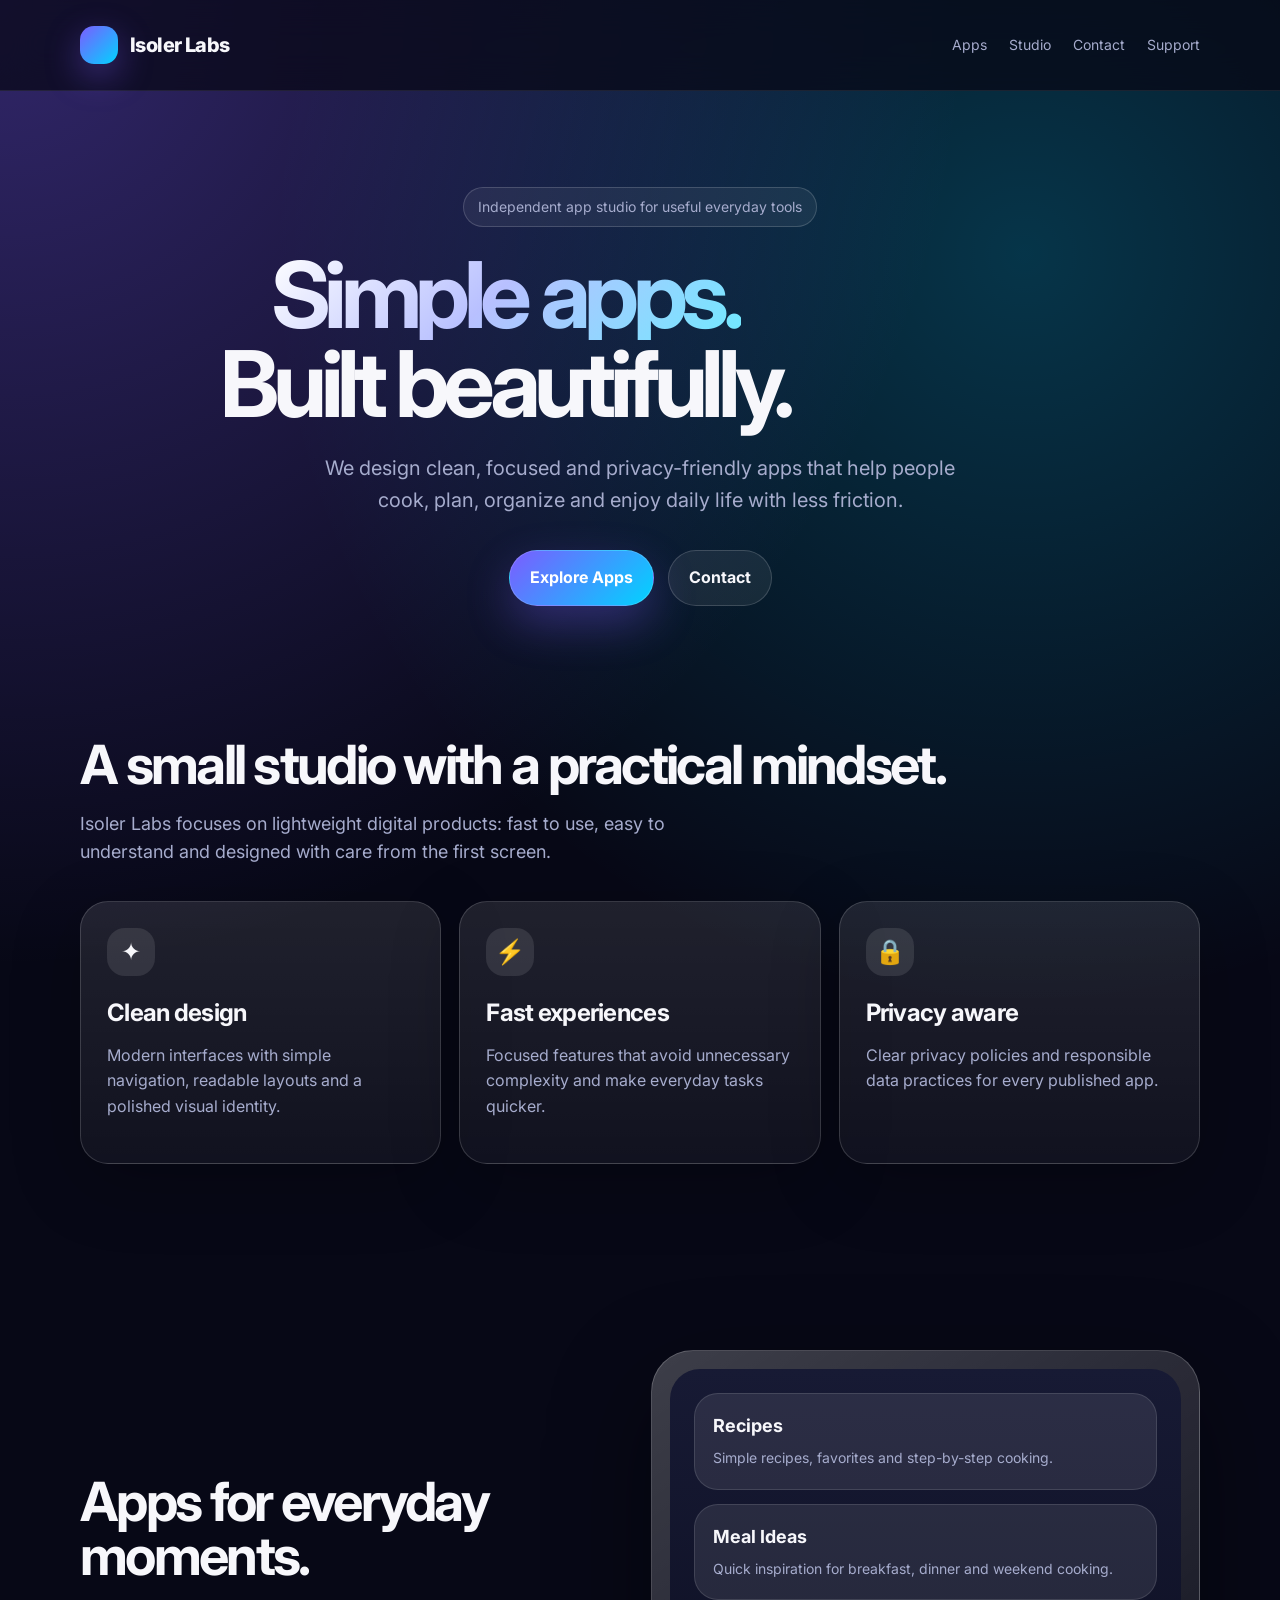
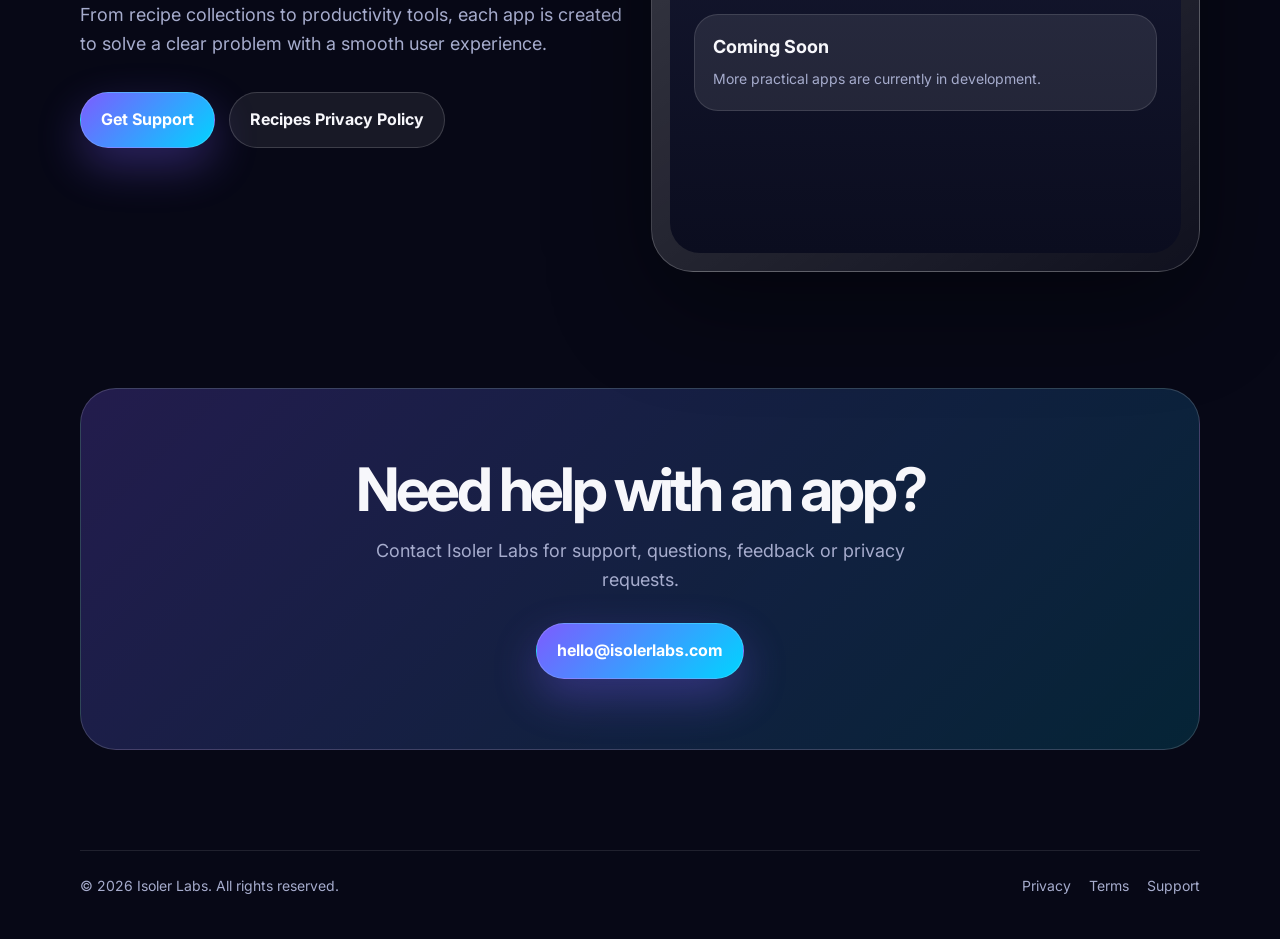
<file: index.html>
<!DOCTYPE html>
<html lang="en">
<head>
  <meta charset="UTF-8" />
  <meta name="viewport" content="width=device-width, initial-scale=1.0" />
  <title>Isoler Labs | Independent App Studio</title>
  <meta name="description" content="Isoler Labs creates simple, useful and beautifully designed apps for everyday life." />
  <link rel="icon" href="/favicon.svg" type="image/svg+xml" />
  <link rel="stylesheet" href="/style.css" />
  <link rel="preconnect" href="https://fonts.googleapis.com" />
  <link rel="preconnect" href="https://fonts.gstatic.com" crossorigin />
  <link href="https://fonts.googleapis.com/css2?family=Inter:wght@400;700;800&display=swap" rel="stylesheet" />
  <meta property="og:type" content="website" />
  <meta property="og:url" content="https://www.isolerlabs.com/" />
  <meta property="og:title" content="Isoler Labs | Independent App Studio" />
  <meta property="og:description" content="Isoler Labs creates simple, useful and beautifully designed apps for everyday life." />
  <style>
    .hero { padding: 96px 0 74px; text-align: center; }
    h1 { font-size: clamp(48px, 8vw, 92px); letter-spacing: -0.07em; }
    .hero p { max-width: 680px; margin: 0 auto 34px; color: var(--muted); font-size: 20px; }
    .actions { justify-content: center; }
    .icon { width: 48px; height: 48px; font-size: 24px; }
  </style>
</head>
<body>
  <header>
    <nav class="container">
      <a href="#" class="logo" aria-label="Isoler Labs home">
        <span class="logo-mark"></span>
        <span>Isoler Labs</span>
      </a>
      <button class="nav-toggle" aria-label="Toggle navigation" aria-expanded="false">
        <span></span><span></span><span></span>
      </button>
      <div class="nav-links">
        <a href="/apps.html">Apps</a>
        <a href="#studio">Studio</a>
        <a href="/contact.html">Contact</a>
        <a href="#support">Support</a>
      </div>
    </nav>
  </header>

  <main>
    <section class="hero container">
      <div class="badge">Independent app studio for useful everyday tools</div>
      <h1><span class="gradient-text">Simple apps.</span><br />Built beautifully.</h1>
      <p>We design clean, focused and privacy-friendly apps that help people cook, plan, organize and enjoy daily life with less friction.</p>
      <div class="actions">
        <a class="button primary" href="/apps.html">Explore Apps</a>
        <a class="button secondary" href="/contact.html">Contact</a>
      </div>
    </section>

    <section id="studio" class="section container">
      <h2 class="section-title">A small studio with a practical mindset.</h2>
      <p class="section-lead">Isoler Labs focuses on lightweight digital products: fast to use, easy to understand and designed with care from the first screen.</p>
      <div class="grid">
        <article class="card">
          <div class="icon">✦</div>
          <h3>Clean design</h3>
          <p>Modern interfaces with simple navigation, readable layouts and a polished visual identity.</p>
        </article>
        <article class="card">
          <div class="icon">⚡</div>
          <h3>Fast experiences</h3>
          <p>Focused features that avoid unnecessary complexity and make everyday tasks quicker.</p>
        </article>
        <article class="card">
          <div class="icon">🔒</div>
          <h3>Privacy aware</h3>
          <p>Clear privacy policies and responsible data practices for every published app.</p>
        </article>
      </div>
    </section>

    <section id="apps" class="section container showcase">
      <div>
        <h2 class="section-title">Apps for everyday moments.</h2>
        <p class="section-lead">From recipe collections to productivity tools, each app is created to solve a clear problem with a smooth user experience.</p>
        <div class="actions" style="justify-content:flex-start">
          <a class="button primary" href="/support.html">Get Support</a>
          <a class="button secondary" href="/apps/recipes/privacy.html">Recipes Privacy Policy</a>
        </div>
      </div>
      <div class="phone" aria-label="App preview mockup">
        <div class="phone-screen">
          <a class="app-card" href="/apps/recipes/index.html">
            <strong>Recipes</strong>
            <span>Simple recipes, favorites and step-by-step cooking.</span>
          </a>
          <div class="app-card">
            <strong>Meal Ideas</strong>
            <span>Quick inspiration for breakfast, dinner and weekend cooking.</span>
          </div>
          <div class="app-card">
            <strong>Coming Soon</strong>
            <span>More practical apps are currently in development.</span>
          </div>
        </div>
      </div>
    </section>

    <section id="support" class="section container">
      <div class="cta">
        <h2>Need help with an app?</h2>
        <p>Contact Isoler Labs for support, questions, feedback or privacy requests.</p>
        <a class="button primary" href="mailto:hello@isolerlabs.com">hello@isolerlabs.com</a>
      </div>
    </section>
  </main>

  <footer class="container">
    <div class="footer-inner">
      <span>© 2026 Isoler Labs. All rights reserved.</span>
      <div class="footer-links">
        <a href="/privacy.html">Privacy</a>
        <a href="/terms.html">Terms</a>
        <a href="/support.html">Support</a>
      </div>
    </div>
  </footer>
  <script src="/main.js"></script>
</body>
</html>
</file>
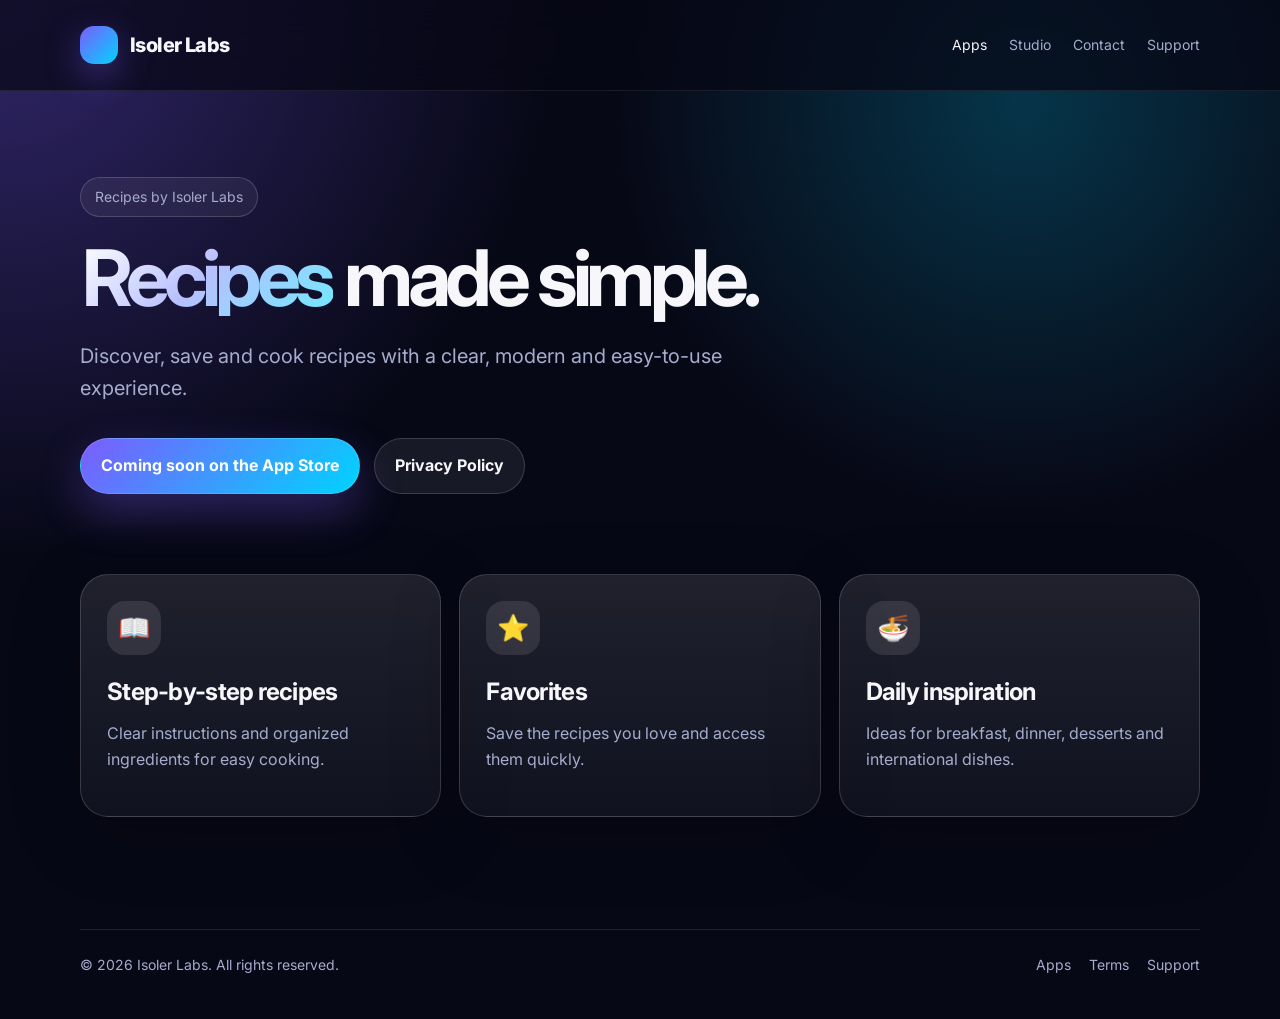
<file: apps/recipes/index.html>
<!DOCTYPE html>
<html lang="en">
<head>
  <meta charset="UTF-8" />
  <meta name="viewport" content="width=device-width, initial-scale=1.0" />
  <title>Recipes | Isoler Labs</title>
  <meta name="description" content="Recipes is a simple recipe app by Isoler Labs." />
  <link rel="icon" href="/favicon.svg" type="image/svg+xml" />
  <link rel="stylesheet" href="/style.css" />
  <link rel="preconnect" href="https://fonts.googleapis.com" />
  <link rel="preconnect" href="https://fonts.gstatic.com" crossorigin />
  <link href="https://fonts.googleapis.com/css2?family=Inter:wght@400;700;800&display=swap" rel="stylesheet" />
  <meta property="og:type" content="website" />
  <meta property="og:url" content="https://www.isolerlabs.com/apps/recipes/" />
  <meta property="og:title" content="Recipes | Isoler Labs" />
  <meta property="og:description" content="Recipes is a simple recipe app by Isoler Labs." />
</head>
<body>
  <header>
    <nav class="container">
      <a href="/" class="logo" aria-label="Isoler Labs home">
        <span class="logo-mark"></span>
        <span>Isoler Labs</span>
      </a>
      <button class="nav-toggle" aria-label="Toggle navigation" aria-expanded="false">
        <span></span><span></span><span></span>
      </button>
      <div class="nav-links">
        <a href="/apps.html">Apps</a>
        <a href="/#studio">Studio</a>
        <a href="/contact.html">Contact</a>
        <a href="/support.html">Support</a>
      </div>
    </nav>
  </header>
  <main class="container">
    <section class="hero">
      <div class="badge">Recipes by Isoler Labs</div>
      <h1><span class="gradient-text">Recipes</span> made simple.</h1>
      <p class="lead">Discover, save and cook recipes with a clear, modern and easy-to-use experience.</p>
      <div class="actions">
        <a class="button primary" href="#">Coming soon on the App Store</a>
        <a class="button secondary" href="/apps/recipes/privacy.html">Privacy Policy</a>
      </div>
    </section>

    <section class="grid">
      <article class="card">
        <div class="icon">📖</div>
        <h2>Step-by-step recipes</h2>
        <p>Clear instructions and organized ingredients for easy cooking.</p>
      </article>
      <article class="card">
        <div class="icon">⭐</div>
        <h2>Favorites</h2>
        <p>Save the recipes you love and access them quickly.</p>
      </article>
      <article class="card">
        <div class="icon">🍜</div>
        <h2>Daily inspiration</h2>
        <p>Ideas for breakfast, dinner, desserts and international dishes.</p>
      </article>
    </section>
  </main>
  <footer class="container">
    <div class="footer-inner">
      <span>© 2026 Isoler Labs. All rights reserved.</span>
      <div class="footer-links">
        <a href="/apps.html">Apps</a>
        <a href="/terms.html">Terms</a>
        <a href="/support.html">Support</a>
      </div>
    </div>
  </footer>
  <script src="/main.js"></script>
</body>
</html>
</file>
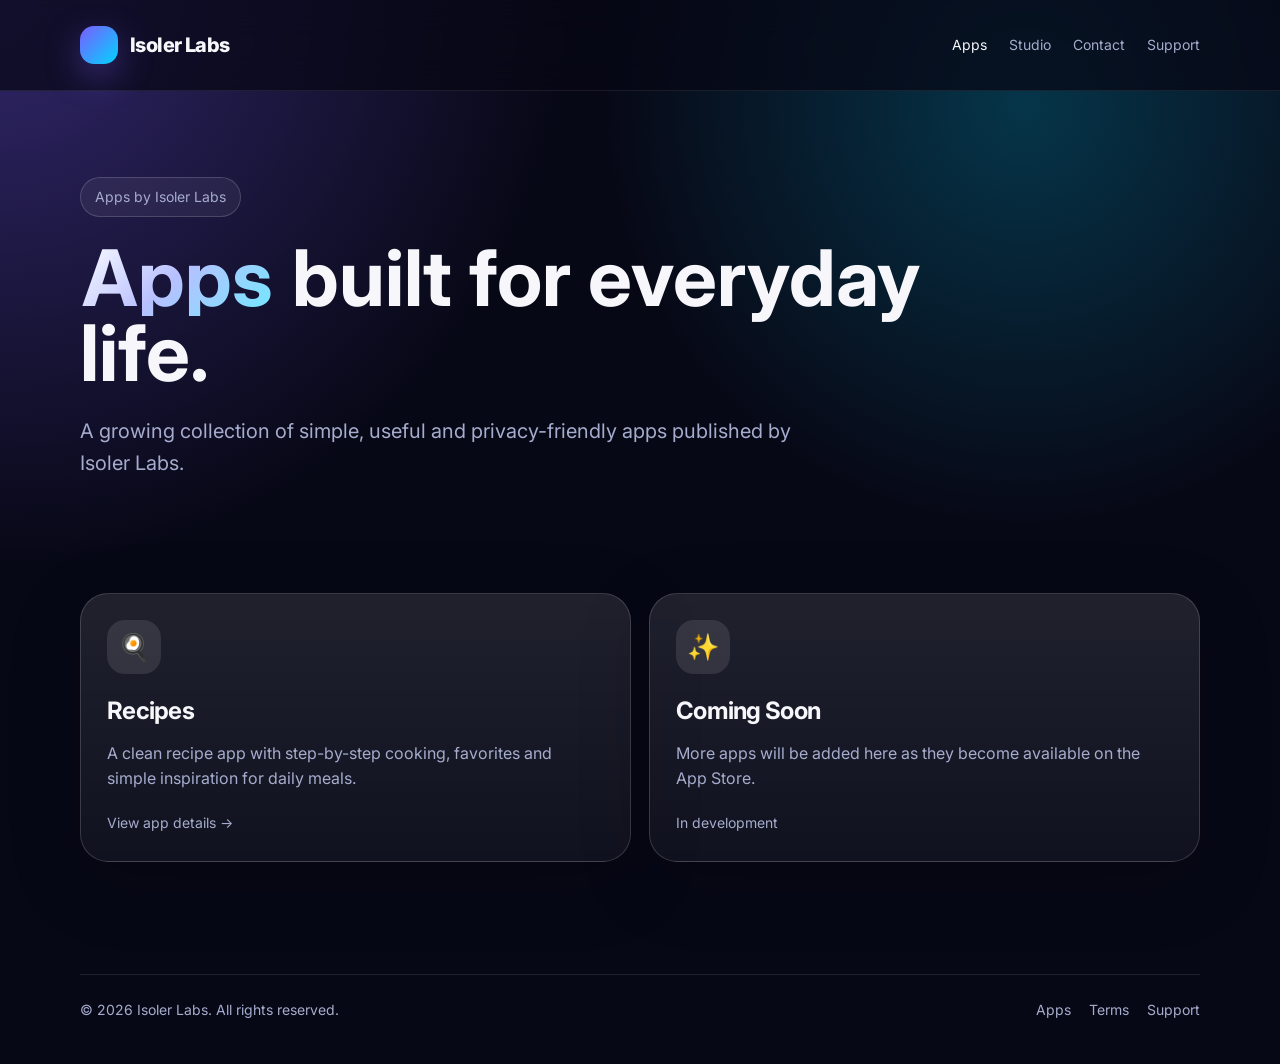
<file: apps.html>
<!DOCTYPE html>
<html lang="en">
<head>
  <meta charset="UTF-8" />
  <meta name="viewport" content="width=device-width, initial-scale=1.0" />
  <title>Apps | Isoler Labs</title>
  <meta name="description" content="Explore apps created by Isoler Labs." />
  <link rel="icon" href="/favicon.svg" type="image/svg+xml" />
  <link rel="stylesheet" href="/style.css" />
  <link rel="preconnect" href="https://fonts.googleapis.com" />
  <link rel="preconnect" href="https://fonts.gstatic.com" crossorigin />
  <link href="https://fonts.googleapis.com/css2?family=Inter:wght@400;700;800&display=swap" rel="stylesheet" />
  <meta property="og:type" content="website" />
  <meta property="og:url" content="https://www.isolerlabs.com/apps.html" />
  <meta property="og:title" content="Apps | Isoler Labs" />
  <meta property="og:description" content="Explore apps created by Isoler Labs." />
  <style>
    h1 { letter-spacing: 0em; }
    .grid { grid-template-columns: repeat(2, 1fr); }
    @media (max-width: 820px) { .grid { grid-template-columns: 1fr; } }
  </style>
</head>
<body>
  <header>
    <nav class="container">
      <a href="/" class="logo" aria-label="Isoler Labs home">
        <span class="logo-mark"></span>
        <span>Isoler Labs</span>
      </a>
      <button class="nav-toggle" aria-label="Toggle navigation" aria-expanded="false">
        <span></span><span></span><span></span>
      </button>
      <div class="nav-links">
        <a href="/apps.html">Apps</a>
        <a href="/#studio">Studio</a>
        <a href="/contact.html">Contact</a>
        <a href="/support.html">Support</a>
      </div>
    </nav>
  </header>
  <main class="container">
    <section class="hero">
      <div class="badge">Apps by Isoler Labs</div>
      <h1><span class="gradient-text">Apps</span> built for everyday life.</h1>
      <p class="lead">A growing collection of simple, useful and privacy-friendly apps published by Isoler Labs.</p>
    </section>

    <section class="grid" aria-label="Apps list">
      <a class="card" href="/apps/recipes/index.html">
        <div class="icon">🍳</div>
        <h2>Recipes</h2>
        <p>A clean recipe app with step-by-step cooking, favorites and simple inspiration for daily meals.</p>
        <span class="meta">View app details →</span>
      </a>
      <article class="card">
        <div class="icon">✨</div>
        <h2>Coming Soon</h2>
        <p>More apps will be added here as they become available on the App Store.</p>
        <span class="meta">In development</span>
      </article>
    </section>
  </main>
  <footer class="container">
    <div class="footer-inner">
      <span>© 2026 Isoler Labs. All rights reserved.</span>
      <div class="footer-links">
        <a href="/apps.html">Apps</a>
        <a href="/terms.html">Terms</a>
        <a href="/support.html">Support</a>
      </div>
    </div>
  </footer>
  <script src="/main.js"></script>
</body>
</html>
</file>
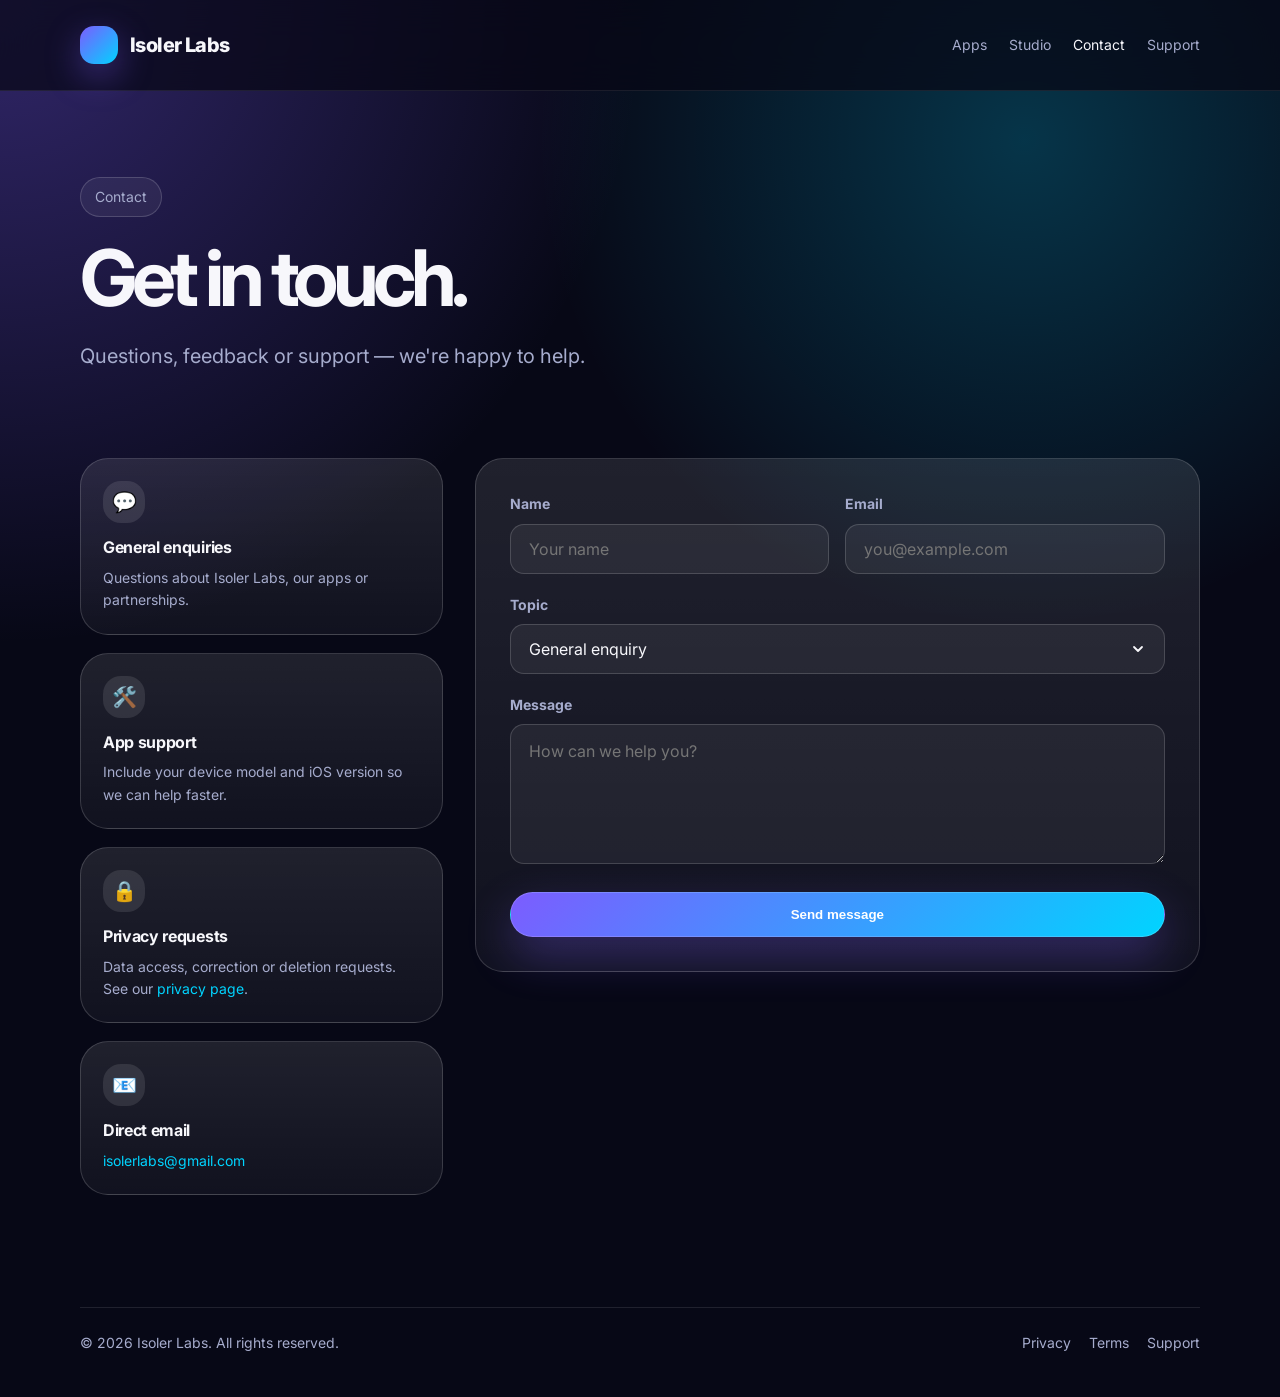
<file: contact.html>
<!DOCTYPE html>
<html lang="en">
<head>
  <meta charset="UTF-8" />
  <meta name="viewport" content="width=device-width, initial-scale=1.0" />
  <title>Contact | Isoler Labs</title>
  <meta name="description" content="Get in touch with Isoler Labs for support, feedback or general questions." />
  <link rel="icon" href="/favicon.svg" type="image/svg+xml" />
  <link rel="stylesheet" href="/style.css" />
  <link rel="preconnect" href="https://fonts.googleapis.com" />
  <link rel="preconnect" href="https://fonts.gstatic.com" crossorigin />
  <link href="https://fonts.googleapis.com/css2?family=Inter:wght@400;700;800&display=swap" rel="stylesheet" />
  <meta property="og:type" content="website" />
  <meta property="og:url" content="https://www.isolerlabs.com/contact.html" />
  <meta property="og:title" content="Contact | Isoler Labs" />
  <meta property="og:description" content="Get in touch with Isoler Labs for support, feedback or general questions." />
  <style>
    .contact-layout {
      display: grid;
      grid-template-columns: 1fr 2fr;
      gap: 32px;
      align-items: start;
      margin-bottom: 70px;
    }
    .contact-info { display: flex; flex-direction: column; gap: 18px; }
    .info-card {
      background: linear-gradient(180deg, rgba(255,255,255,0.1), rgba(255,255,255,0.045));
      border: 1px solid var(--card-border);
      border-radius: var(--radius);
      padding: 22px;
    }
    .info-card .icon { margin-bottom: 12px; width: 42px; height: 42px; font-size: 20px; }
    .info-card h3 { margin: 0 0 6px; font-size: 16px; letter-spacing: -0.02em; }
    .info-card p { margin: 0; color: var(--muted); font-size: 14px; }
    .info-card a { color: var(--accent-2); }

    .form-card {
      background: linear-gradient(180deg, rgba(255,255,255,0.1), rgba(255,255,255,0.045));
      border: 1px solid var(--card-border);
      border-radius: var(--radius);
      padding: 34px;
    }
    .field { margin-bottom: 20px; }
    .field label { display: block; font-size: 14px; color: var(--muted); margin-bottom: 8px; font-weight: 700; }
    .field input,
    .field textarea {
      width: 100%;
      background: rgba(255,255,255,0.06);
      border: 1px solid var(--card-border);
      border-radius: 14px;
      padding: 14px 18px;
      color: var(--text);
      font-family: inherit;
      font-size: 16px;
      transition: border-color .2s ease, background .2s ease;
      outline: none;
      appearance: none;
    }
    .field input:focus,
    .field textarea:focus {
      border-color: var(--accent);
      background: rgba(255,255,255,0.09);
    }
    .custom-select { position: relative; }
    .custom-select-btn {
      width: 100%;
      background: rgba(255,255,255,0.06);
      border: 1px solid var(--card-border);
      border-radius: 14px;
      padding: 14px 18px;
      color: var(--text);
      font-family: inherit;
      font-size: 16px;
      text-align: left;
      cursor: pointer;
      display: flex;
      justify-content: space-between;
      align-items: center;
      transition: border-color .2s ease, background .2s ease;
      outline: none;
    }
    .custom-select-btn:focus,
    .custom-select-btn[aria-expanded="true"] {
      border-color: var(--accent);
      background: rgba(255,255,255,0.09);
    }
    .custom-select-list {
      position: absolute;
      top: calc(100% + 6px);
      left: 0;
      right: 0;
      background: #111227;
      border: 1px solid var(--card-border);
      border-radius: 14px;
      list-style: none;
      margin: 0;
      padding: 6px;
      z-index: 100;
      box-shadow: 0 20px 60px rgba(0,0,0,0.5);
    }
    .custom-select-list li {
      padding: 11px 14px;
      border-radius: 10px;
      cursor: pointer;
      color: var(--muted);
      font-size: 15px;
      transition: background .15s ease, color .15s ease;
    }
    .custom-select-list li:hover,
    .custom-select-list li[aria-selected="true"] {
      background: rgba(124,92,255,0.18);
      color: var(--text);
    }
    .field textarea { resize: vertical; min-height: 140px; line-height: 1.6; }
    .field-row { display: grid; grid-template-columns: 1fr 1fr; gap: 16px; }

    #form-result {
      margin-top: 16px;
      padding: 14px 18px;
      border-radius: 12px;
      font-size: 15px;
      font-weight: 700;
    }
    #form-result.success {
      background: rgba(74,222,128,0.12);
      border: 1px solid rgba(74,222,128,0.3);
      color: #4ade80;
    }
    #form-result.error {
      background: rgba(248,113,113,0.12);
      border: 1px solid rgba(248,113,113,0.3);
      color: #f87171;
    }

    @media (max-width: 820px) {
      .contact-layout { grid-template-columns: 1fr; }
      .field-row { grid-template-columns: 1fr; }
    }
  </style>
</head>
<body>
  <header>
    <nav class="container">
      <a href="/" class="logo" aria-label="Isoler Labs home">
        <span class="logo-mark"></span>
        <span>Isoler Labs</span>
      </a>
      <button class="nav-toggle" aria-label="Toggle navigation" aria-expanded="false">
        <span></span><span></span><span></span>
      </button>
      <div class="nav-links">
        <a href="/apps.html">Apps</a>
        <a href="/#studio">Studio</a>
        <a href="/contact.html">Contact</a>
        <a href="/support.html">Support</a>
      </div>
    </nav>
  </header>

  <main class="container">
    <section class="hero">
      <div class="badge">Contact</div>
      <h1>Get in touch.</h1>
      <p class="lead">Questions, feedback or support — we're happy to help.</p>
    </section>

    <section class="contact-layout">
      <div class="contact-info">
        <div class="info-card">
          <div class="icon">💬</div>
          <h3>General enquiries</h3>
          <p>Questions about Isoler Labs, our apps or partnerships.</p>
        </div>
        <div class="info-card">
          <div class="icon">🛠️</div>
          <h3>App support</h3>
          <p>Include your device model and iOS version so we can help faster.</p>
        </div>
        <div class="info-card">
          <div class="icon">🔒</div>
          <h3>Privacy requests</h3>
          <p>Data access, correction or deletion requests. See our <a href="/privacy.html">privacy page</a>.</p>
        </div>
        <div class="info-card">
          <div class="icon">📧</div>
          <h3>Direct email</h3>
          <p><a href="mailto:isolerlabs@gmail.com">isolerlabs@gmail.com</a></p>
        </div>
      </div>

      <div class="form-card">
        <form id="contact-form" novalidate>
          <!-- Web3Forms access key — replace with your key from web3forms.com -->
          <input type="hidden" name="access_key" value="b0a2a686-37c9-422b-b454-81e9ad7a58cc" />
          <input type="hidden" name="subject" value="New message from isolerlabs.com" />
          <input type="hidden" name="from_name" value="Isoler Labs Contact Form" />
          <!-- Honeypot spam protection -->
          <input type="checkbox" name="botcheck" style="display:none" tabindex="-1" autocomplete="off" />

          <div class="field-row">
            <div class="field">
              <label for="name">Name</label>
              <input type="text" id="name" name="name" placeholder="Your name" required />
            </div>
            <div class="field">
              <label for="email">Email</label>
              <input type="email" id="email" name="email" placeholder="you@example.com" required />
            </div>
          </div>

          <div class="field">
            <label id="topic-label">Topic</label>
            <div class="custom-select" id="topic-select">
              <button type="button" class="custom-select-btn" aria-haspopup="listbox" aria-labelledby="topic-label" aria-expanded="false">
                <span class="custom-select-value">General enquiry</span>
                <svg width="16" height="16" viewBox="0 0 16 16" fill="none" aria-hidden="true"><path d="M4 6l4 4 4-4" stroke="currentColor" stroke-width="1.8" stroke-linecap="round" stroke-linejoin="round"/></svg>
              </button>
              <ul class="custom-select-list" role="listbox" aria-labelledby="topic-label" hidden>
                <li role="option" aria-selected="true" data-value="General">General enquiry</li>
                <li role="option" data-value="App support">App support</li>
                <li role="option" data-value="Privacy request">Privacy request</li>
                <li role="option" data-value="Other">Other</li>
              </ul>
              <input type="hidden" name="topic" value="General" />
            </div>
          </div>

          <div class="field">
            <label for="message">Message</label>
            <textarea id="message" name="message" placeholder="How can we help you?" required></textarea>
          </div>

          <button type="submit" class="button primary" style="width:100%; justify-content:center;">
            Send message
          </button>

          <div id="form-result" hidden></div>
        </form>
      </div>
    </section>
  </main>

  <footer class="container">
    <div class="footer-inner">
      <span>© 2026 Isoler Labs. All rights reserved.</span>
      <div class="footer-links">
        <a href="/privacy.html">Privacy</a>
        <a href="/terms.html">Terms</a>
        <a href="/support.html">Support</a>
      </div>
    </div>
  </footer>

  <script src="/main.js"></script>
  <script>
    (function () {
      const wrap = document.getElementById('topic-select');
      const btn = wrap.querySelector('.custom-select-btn');
      const list = wrap.querySelector('.custom-select-list');
      const hidden = wrap.querySelector('input[type="hidden"]');
      const valueEl = wrap.querySelector('.custom-select-value');

      function openList() { list.hidden = false; btn.setAttribute('aria-expanded', 'true'); }
      function closeList() { list.hidden = true; btn.setAttribute('aria-expanded', 'false'); }

      btn.addEventListener('click', function (e) { e.stopPropagation(); list.hidden ? openList() : closeList(); });

      list.addEventListener('click', function (e) {
        const li = e.target.closest('li');
        if (!li) return;
        wrap.querySelectorAll('li').forEach(function (el) { el.removeAttribute('aria-selected'); });
        li.setAttribute('aria-selected', 'true');
        valueEl.textContent = li.textContent;
        hidden.value = li.dataset.value;
        closeList();
        btn.focus();
      });

      btn.addEventListener('keydown', function (e) {
        if (e.key === 'Enter' || e.key === ' ') { e.preventDefault(); list.hidden ? openList() : closeList(); }
        if (e.key === 'Escape') { closeList(); }
      });

      document.addEventListener('click', function (e) { if (!wrap.contains(e.target)) closeList(); });
    })();

    document.getElementById('contact-form').addEventListener('submit', async function (e) {
      e.preventDefault();
      const btn = this.querySelector('button[type="submit"]');
      const result = document.getElementById('form-result');

      btn.disabled = true;
      btn.textContent = 'Sending…';

      try {
        const res = await fetch('https://api.web3forms.com/submit', {
          method: 'POST',
          headers: { 'Content-Type': 'application/json', 'Accept': 'application/json' },
          body: JSON.stringify(Object.fromEntries(new FormData(this)))
        });
        const json = await res.json();

        if (json.success) {
          result.textContent = 'Message sent! We\'ll get back to you soon.';
          result.className = 'success';
          this.reset();
        } else {
          throw new Error(json.message);
        }
      } catch {
        result.textContent = 'Something went wrong. Please email us at isolerlabs@gmail.com';
        result.className = 'error';
      }

      result.hidden = false;
      btn.disabled = false;
      btn.textContent = 'Send message';
    });
  </script>
</body>
</html>
</file>
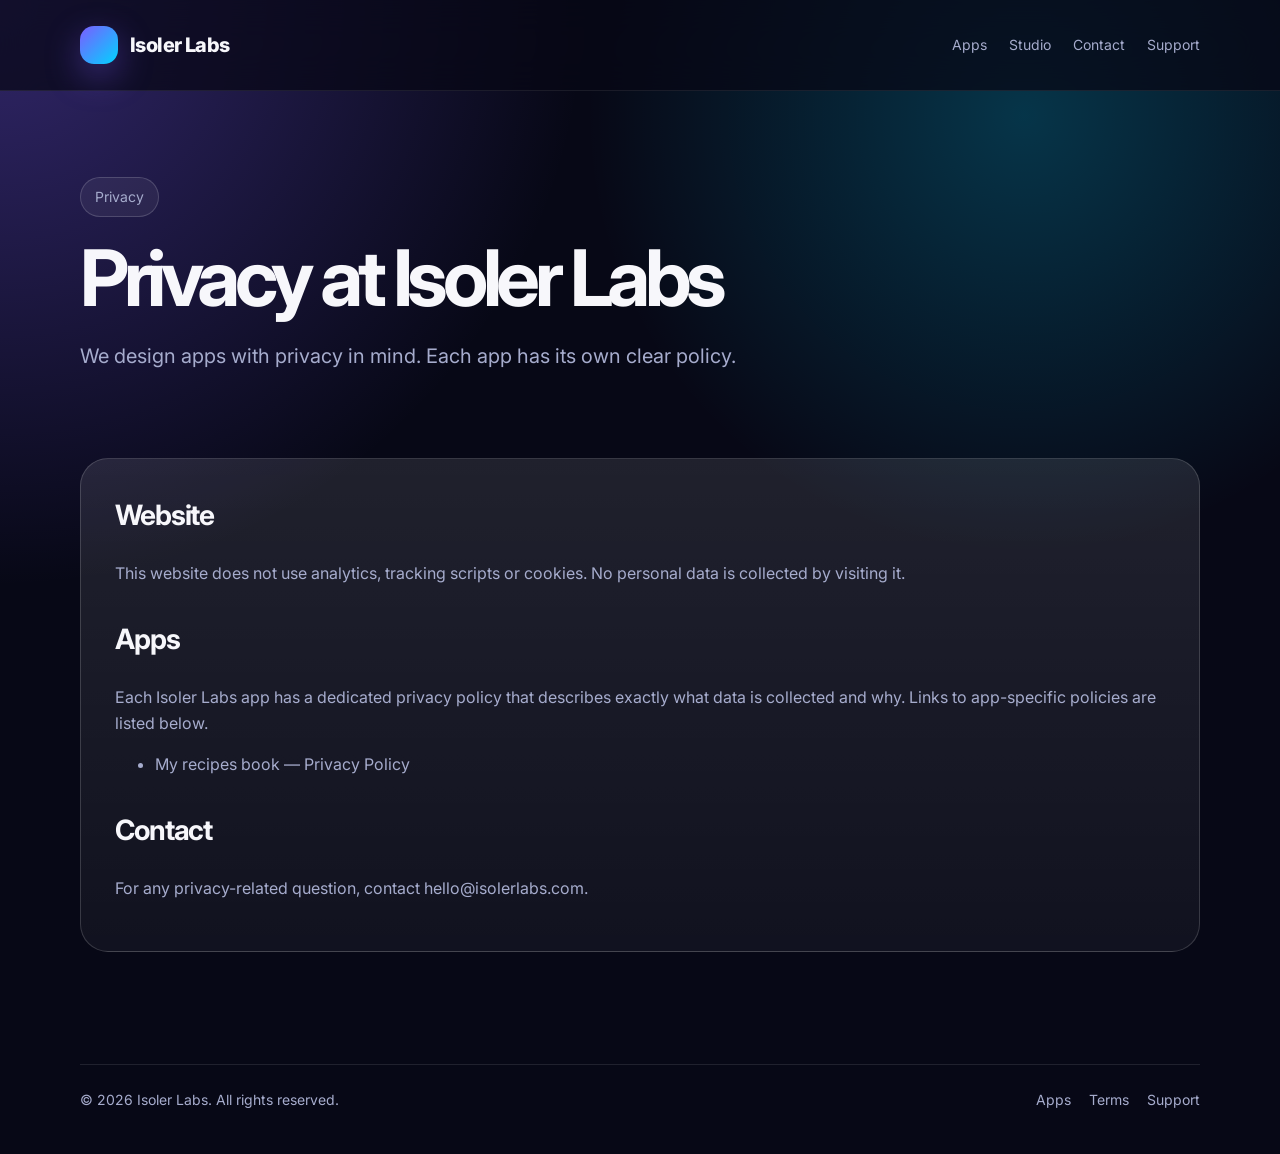
<file: privacy.html>
<!DOCTYPE html>
<html lang="en">
<head>
  <meta charset="UTF-8" />
  <meta name="viewport" content="width=device-width, initial-scale=1.0" />
  <title>Privacy | Isoler Labs</title>
  <meta name="description" content="Privacy information for Isoler Labs apps and website." />
  <link rel="icon" href="/favicon.svg" type="image/svg+xml" />
  <link rel="stylesheet" href="/style.css" />
  <link rel="preconnect" href="https://fonts.googleapis.com" />
  <link rel="preconnect" href="https://fonts.gstatic.com" crossorigin />
  <link href="https://fonts.googleapis.com/css2?family=Inter:wght@400;700;800&display=swap" rel="stylesheet" />
  <meta property="og:type" content="website" />
  <meta property="og:url" content="https://www.isolerlabs.com/privacy.html" />
  <meta property="og:title" content="Privacy | Isoler Labs" />
  <meta property="og:description" content="Privacy information for Isoler Labs apps and website." />
</head>
<body>
  <header>
    <nav class="container">
      <a href="/" class="logo" aria-label="Isoler Labs home">
        <span class="logo-mark"></span>
        <span>Isoler Labs</span>
      </a>
      <button class="nav-toggle" aria-label="Toggle navigation" aria-expanded="false">
        <span></span><span></span><span></span>
      </button>
      <div class="nav-links">
        <a href="/apps.html">Apps</a>
        <a href="/#studio">Studio</a>
        <a href="/contact.html">Contact</a>
        <a href="/support.html">Support</a>
      </div>
    </nav>
  </header>
  <main class="container">
    <section class="hero">
      <div class="badge">Privacy</div>
      <h1>Privacy at Isoler Labs</h1>
      <p class="lead">We design apps with privacy in mind. Each app has its own clear policy.</p>
    </section>

    <section class="content-card">
      <h2>Website</h2>
      <p>This website does not use analytics, tracking scripts or cookies. No personal data is collected by visiting it.</p>

      <h2>Apps</h2>
      <p>Each Isoler Labs app has a dedicated privacy policy that describes exactly what data is collected and why. Links to app-specific policies are listed below.</p>
      <ul>
        <li><a href="/apps/recipes/privacy.html">My recipes book — Privacy Policy</a></li>
      </ul>

      <h2>Contact</h2>
      <p>For any privacy-related question, contact <a href="mailto:hello@isolerlabs.com">hello@isolerlabs.com</a>.</p>
    </section>
  </main>
  <footer class="container">
    <div class="footer-inner">
      <span>© 2026 Isoler Labs. All rights reserved.</span>
      <div class="footer-links">
        <a href="/apps.html">Apps</a>
        <a href="/terms.html">Terms</a>
        <a href="/support.html">Support</a>
      </div>
    </div>
  </footer>
  <script src="/main.js"></script>
</body>
</html>
</file>
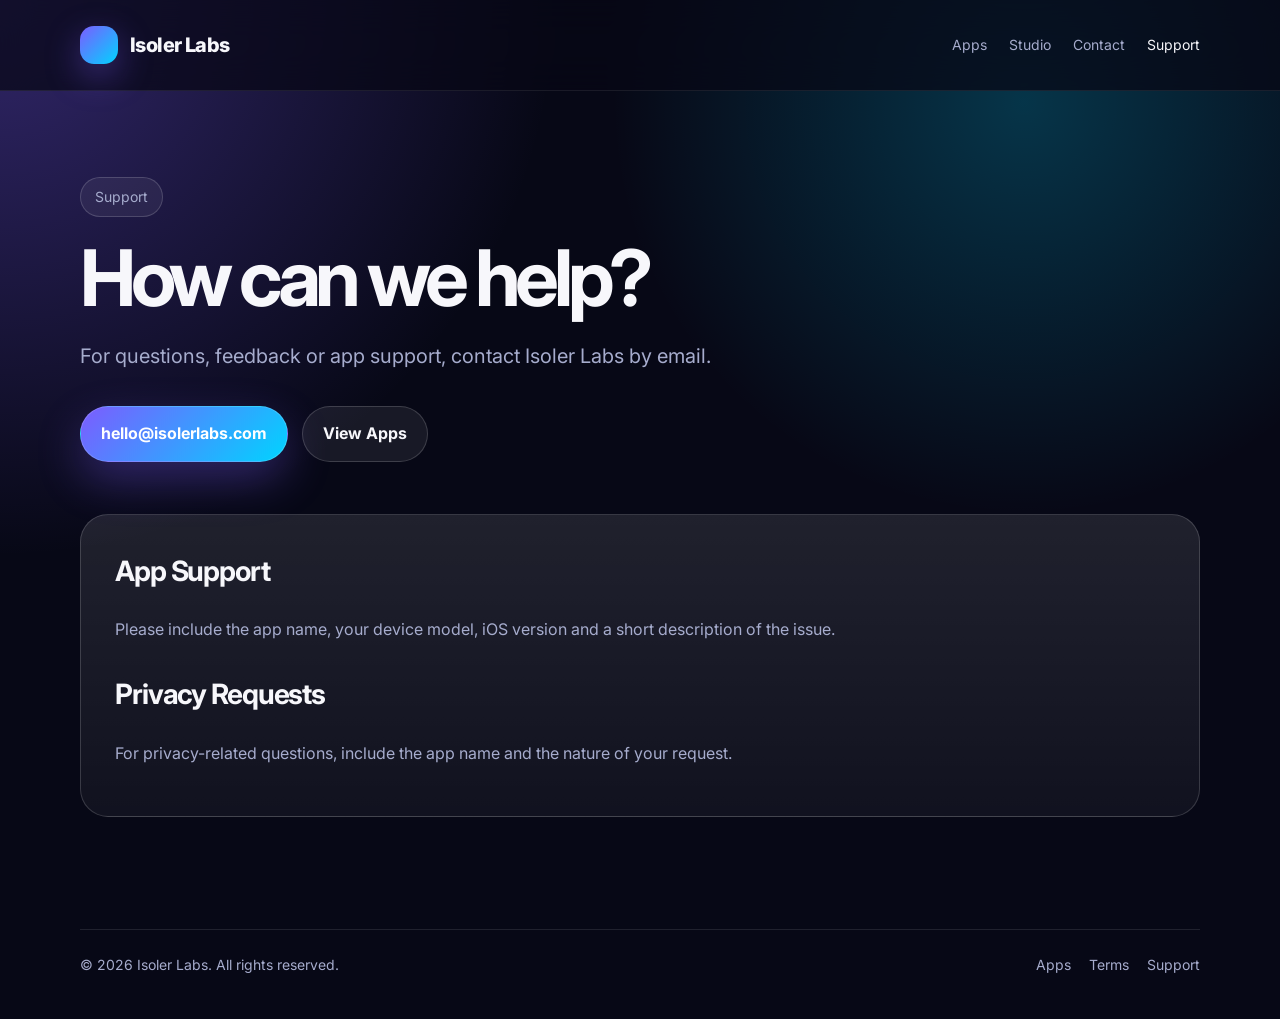
<file: support.html>
<!DOCTYPE html>
<html lang="en">
<head>
  <meta charset="UTF-8" />
  <meta name="viewport" content="width=device-width, initial-scale=1.0" />
  <title>Support | Isoler Labs</title>
  <meta name="description" content="Contact Isoler Labs for app support." />
  <link rel="icon" href="/favicon.svg" type="image/svg+xml" />
  <link rel="stylesheet" href="/style.css" />
  <link rel="preconnect" href="https://fonts.googleapis.com" />
  <link rel="preconnect" href="https://fonts.gstatic.com" crossorigin />
  <link href="https://fonts.googleapis.com/css2?family=Inter:wght@400;700;800&display=swap" rel="stylesheet" />
  <meta property="og:type" content="website" />
  <meta property="og:url" content="https://www.isolerlabs.com/support.html" />
  <meta property="og:title" content="Support | Isoler Labs" />
  <meta property="og:description" content="Contact Isoler Labs for app support." />
</head>
<body>
  <header>
    <nav class="container">
      <a href="/" class="logo" aria-label="Isoler Labs home">
        <span class="logo-mark"></span>
        <span>Isoler Labs</span>
      </a>
      <button class="nav-toggle" aria-label="Toggle navigation" aria-expanded="false">
        <span></span><span></span><span></span>
      </button>
      <div class="nav-links">
        <a href="/apps.html">Apps</a>
        <a href="/#studio">Studio</a>
        <a href="/contact.html">Contact</a>
        <a href="/support.html">Support</a>
      </div>
    </nav>
  </header>
  <main class="container">
    <section class="hero">
      <div class="badge">Support</div>
      <h1>How can we help?</h1>
      <p class="lead">For questions, feedback or app support, contact Isoler Labs by email.</p>
      <div class="actions">
        <a class="button primary" href="mailto:hello@isolerlabs.com">hello@isolerlabs.com</a>
        <a class="button secondary" href="/apps.html">View Apps</a>
      </div>
    </section>

    <section class="content-card">
      <h2>App Support</h2>
      <p>Please include the app name, your device model, iOS version and a short description of the issue.</p>
      <h2>Privacy Requests</h2>
      <p>For privacy-related questions, include the app name and the nature of your request.</p>
    </section>
  </main>
  <footer class="container">
    <div class="footer-inner">
      <span>© 2026 Isoler Labs. All rights reserved.</span>
      <div class="footer-links">
        <a href="/apps.html">Apps</a>
        <a href="/terms.html">Terms</a>
        <a href="/support.html">Support</a>
      </div>
    </div>
  </footer>
  <script src="/main.js"></script>
</body>
</html>
</file>
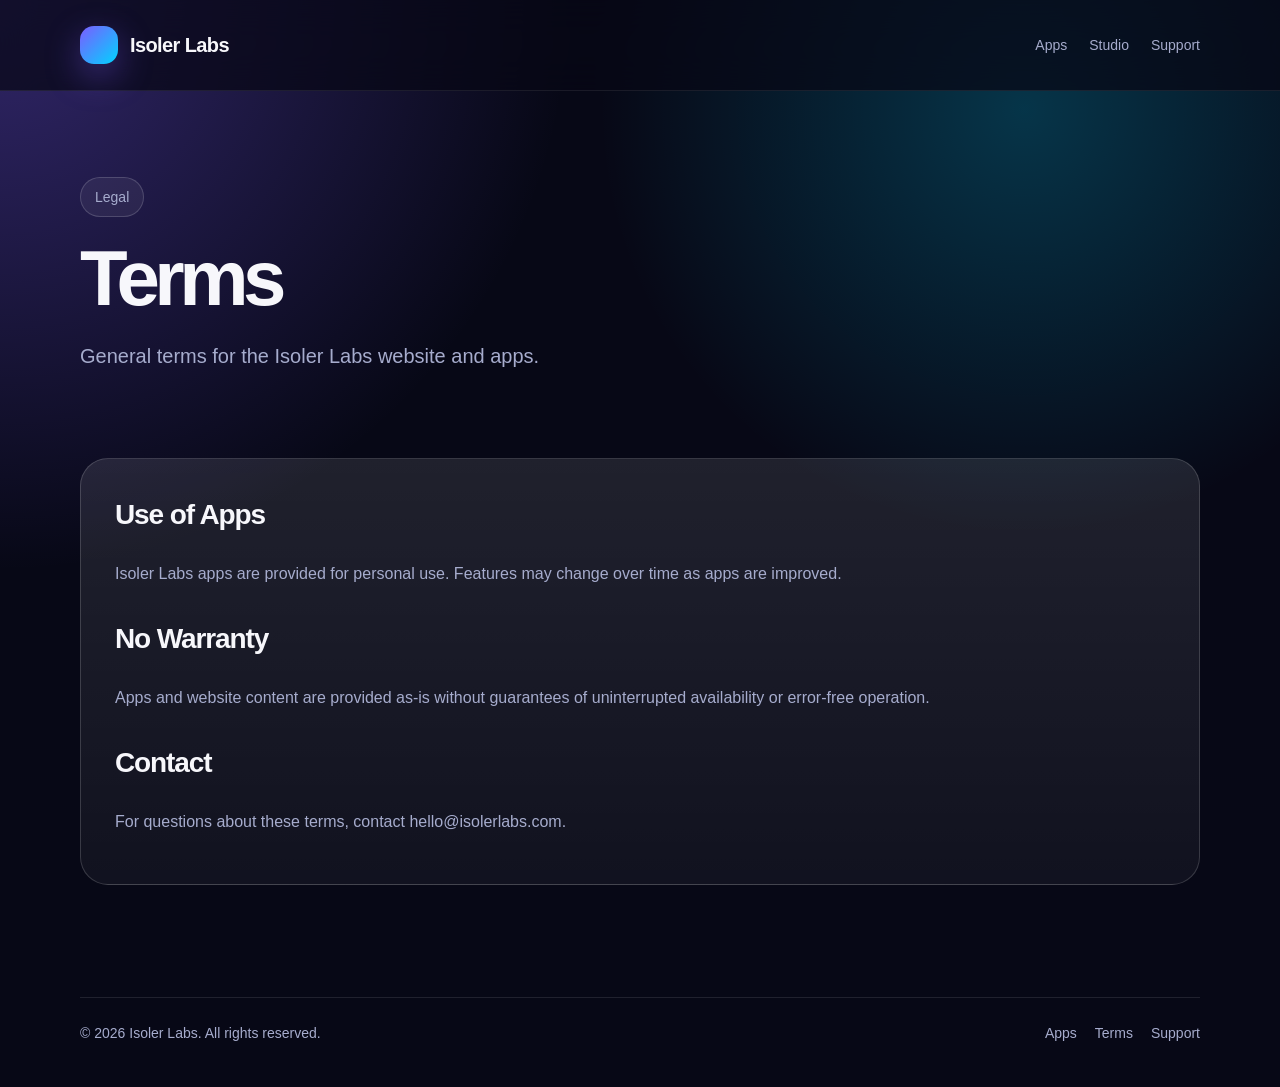
<file: terms.html>
<!DOCTYPE html>
<html lang="en">
<head>
  <meta charset="UTF-8" />
  <meta name="viewport" content="width=device-width, initial-scale=1.0" />
  <title>Terms | Isoler Labs</title>
  <meta name="description" content="Terms and conditions for Isoler Labs apps and website." />
  <link rel="icon" href="/favicon.svg" type="image/svg+xml" />
  <link rel="stylesheet" href="/style.css" />
</head>
<body>
  <header>
    <nav class="container">
      <a href="/" class="logo" aria-label="Isoler Labs home">
        <span class="logo-mark"></span>
        <span>Isoler Labs</span>
      </a>
      <button class="nav-toggle" aria-label="Toggle navigation" aria-expanded="false">
        <span></span><span></span><span></span>
      </button>
      <div class="nav-links">
        <a href="/apps.html">Apps</a>
        <a href="/#studio">Studio</a>
        <a href="/support.html">Support</a>
      </div>
    </nav>
  </header>
  <main class="container">
    <section class="hero">
      <div class="badge">Legal</div>
      <h1>Terms</h1>
      <p class="lead">General terms for the Isoler Labs website and apps.</p>
    </section>

    <section class="content-card">
      <h2>Use of Apps</h2>
      <p>Isoler Labs apps are provided for personal use. Features may change over time as apps are improved.</p>
      <h2>No Warranty</h2>
      <p>Apps and website content are provided as-is without guarantees of uninterrupted availability or error-free operation.</p>
      <h2>Contact</h2>
      <p>For questions about these terms, contact <a href="mailto:hello@isolerlabs.com">hello@isolerlabs.com</a>.</p>
    </section>
  </main>
  <footer class="container">
    <div class="footer-inner">
      <span>© 2026 Isoler Labs. All rights reserved.</span>
      <div class="footer-links">
        <a href="/apps.html">Apps</a>
        <a href="/terms.html">Terms</a>
        <a href="/support.html">Support</a>
      </div>
    </div>
  </footer>
  <script src="/main.js"></script>
</body>
</html>
</file>
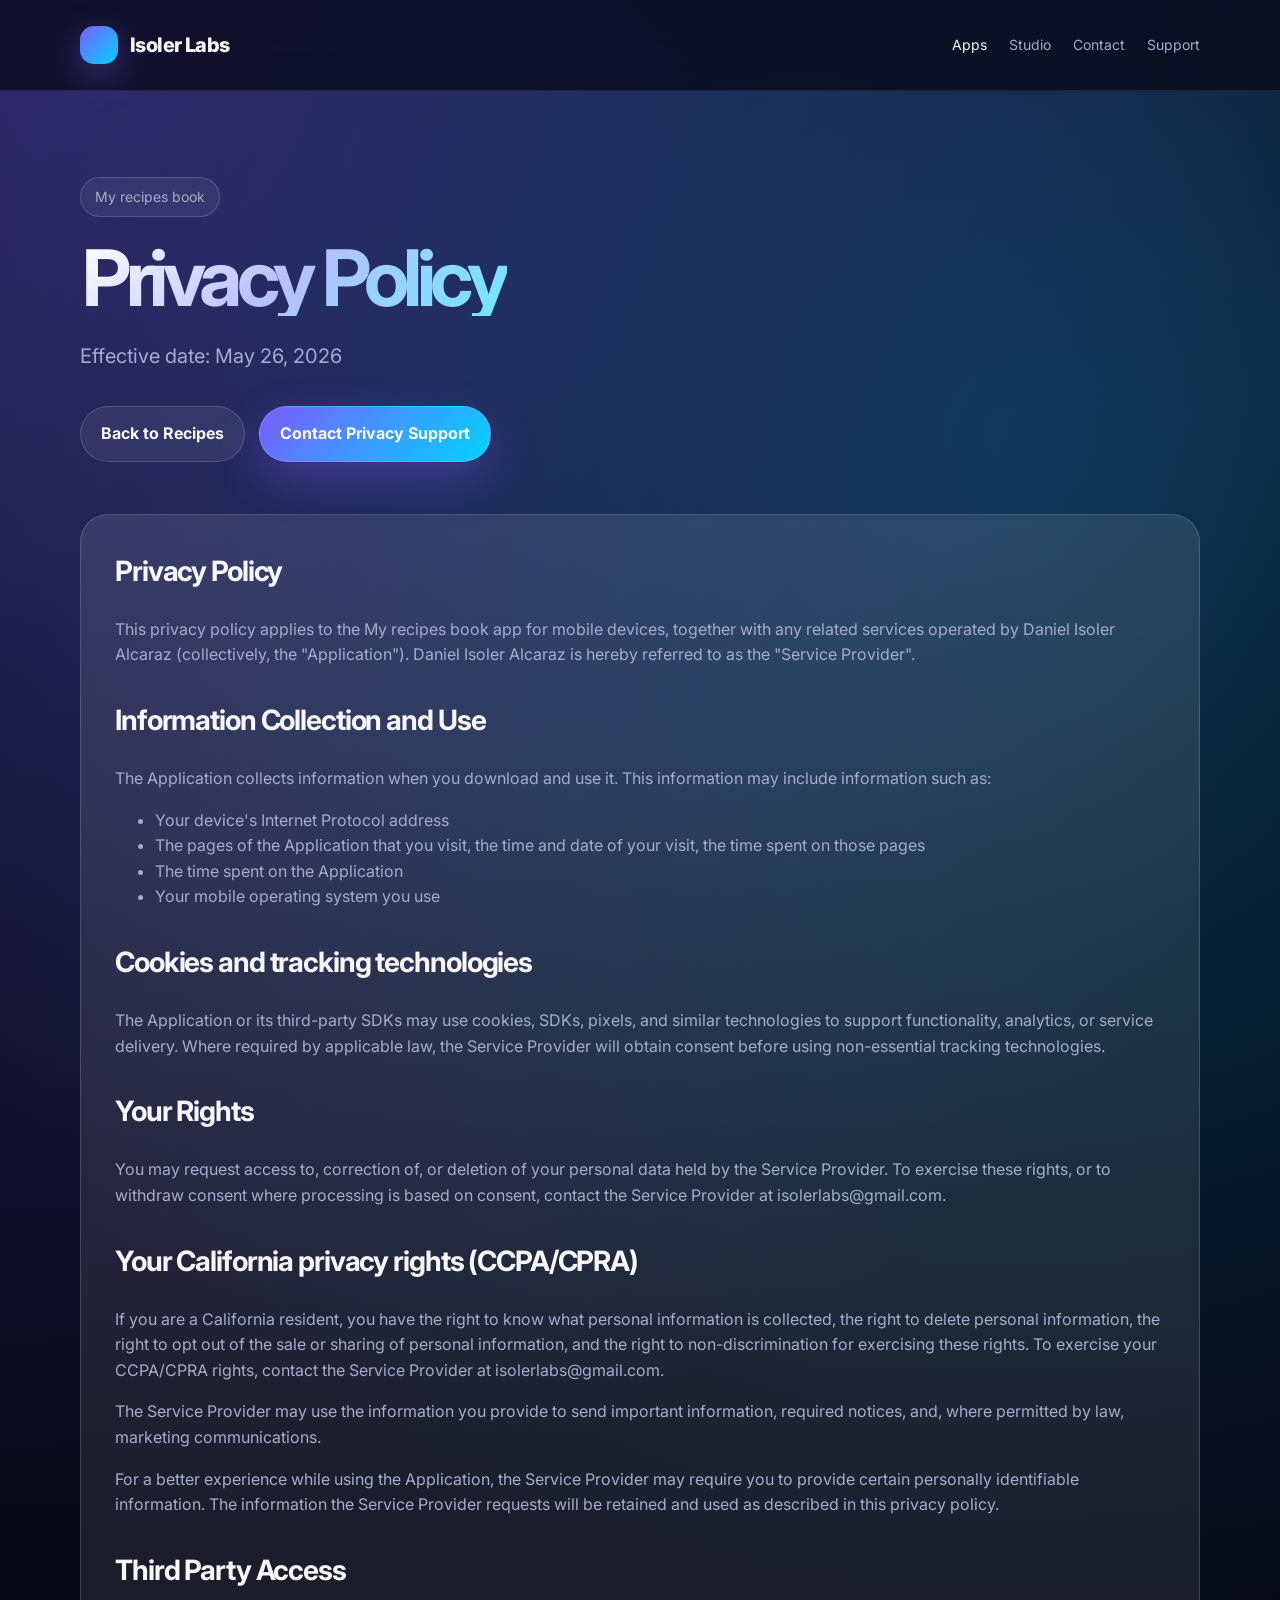
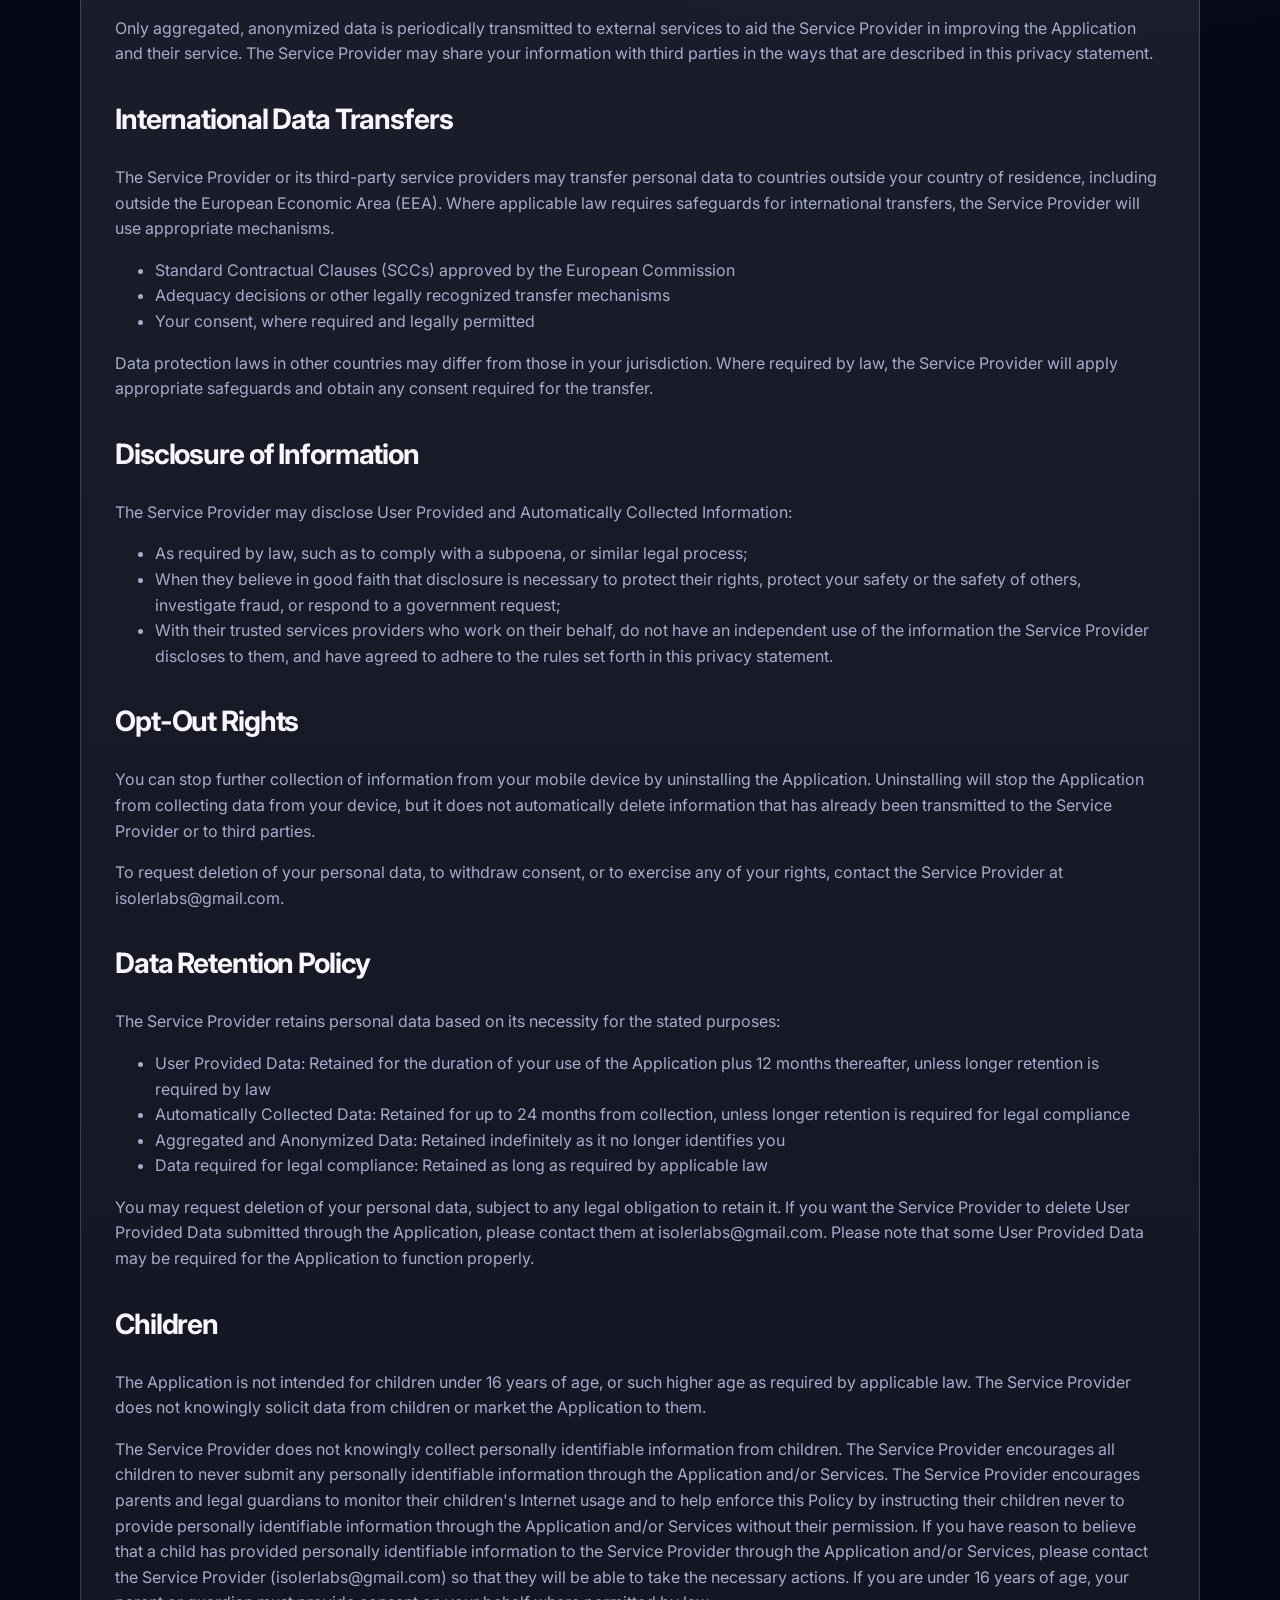
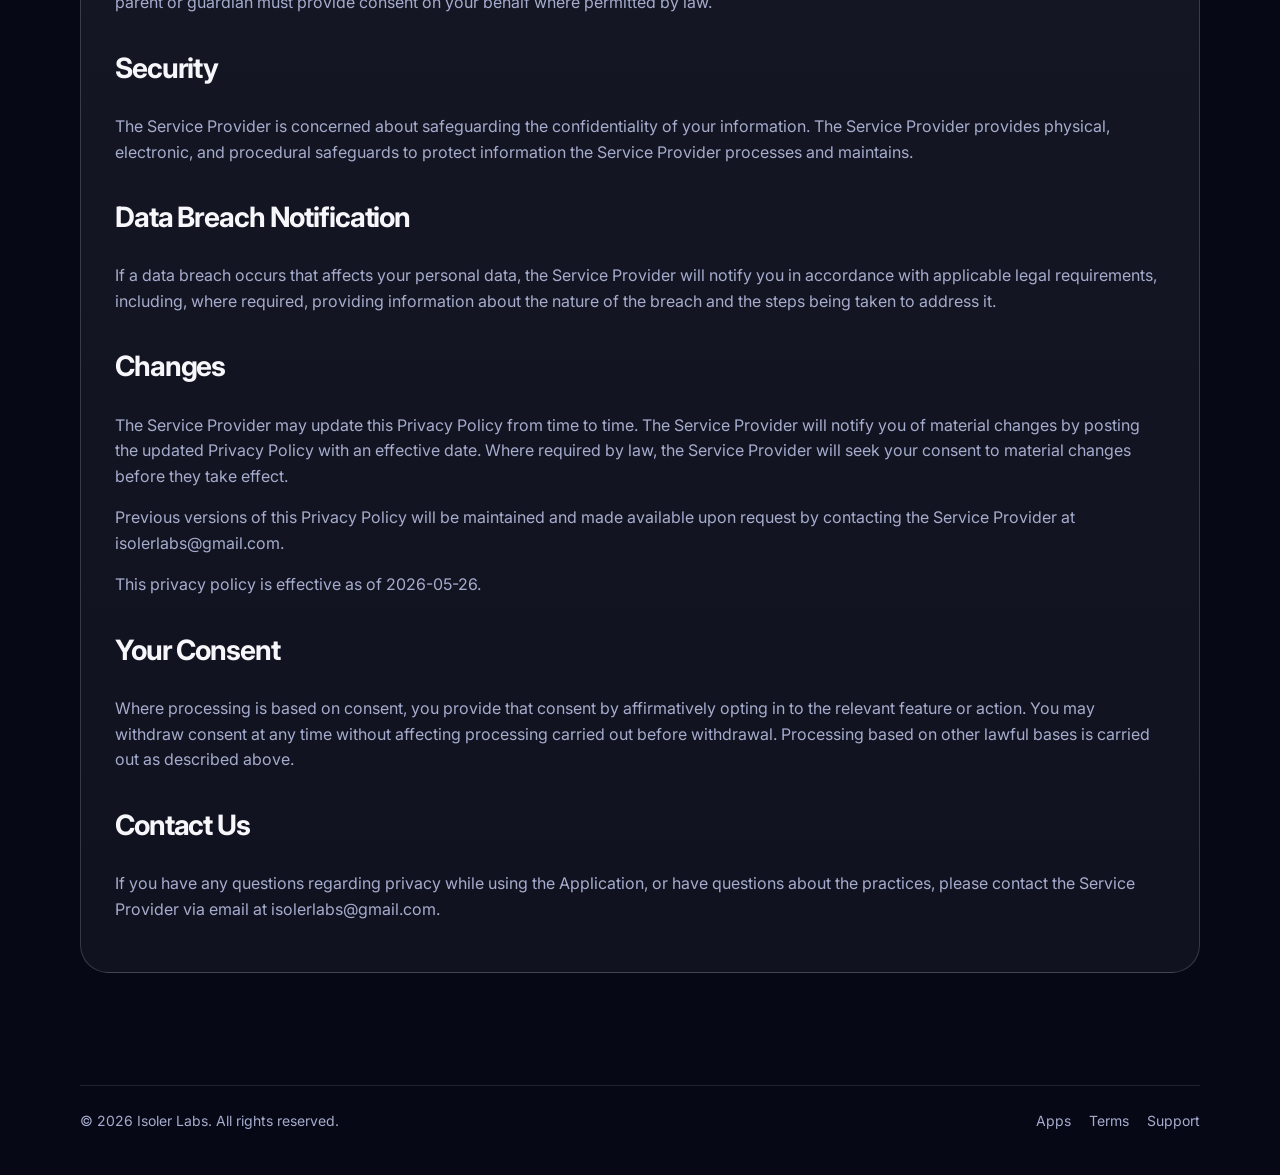
<file: apps/recipes/privacy.html>
<!DOCTYPE html>
<html lang="en">
<head>
  <meta charset="UTF-8" />
  <meta name="viewport" content="width=device-width, initial-scale=1.0" />
  <title>Privacy Policy | My recipes book | Isoler Labs</title>
  <meta name="description" content="Privacy Policy for My recipes book by Isoler Labs." />
  <link rel="icon" href="/favicon.svg" type="image/svg+xml" />
  <link rel="stylesheet" href="/style.css" />
  <link rel="preconnect" href="https://fonts.googleapis.com" />
  <link rel="preconnect" href="https://fonts.gstatic.com" crossorigin />
  <link href="https://fonts.googleapis.com/css2?family=Inter:wght@400;700;800&display=swap" rel="stylesheet" />
  <meta property="og:type" content="website" />
  <meta property="og:url" content="https://www.isolerlabs.com/apps/recipes/privacy.html" />
  <meta property="og:title" content="Privacy Policy | My recipes book | Isoler Labs" />
  <meta property="og:description" content="Privacy Policy for My recipes book by Isoler Labs." />
</head>
<body>
  <header>
    <nav class="container">
      <a href="/" class="logo" aria-label="Isoler Labs home">
        <span class="logo-mark"></span>
        <span>Isoler Labs</span>
      </a>
      <button class="nav-toggle" aria-label="Toggle navigation" aria-expanded="false">
        <span></span><span></span><span></span>
      </button>
      <div class="nav-links">
        <a href="/apps.html">Apps</a>
        <a href="/#studio">Studio</a>
        <a href="/contact.html">Contact</a>
        <a href="/support.html">Support</a>
      </div>
    </nav>
  </header>

  <main class="container">
    <section class="hero">
      <div class="badge">My recipes book</div>
      <h1><span class="gradient-text">Privacy Policy</span></h1>
      <p class="lead">Effective date: May 26, 2026</p>
      <div class="actions">
        <a class="button secondary" href="/apps/recipes/">Back to Recipes</a>
        <a class="button primary" href="mailto:isolerlabs@gmail.com">Contact Privacy Support</a>
      </div>
    </section>

    <section class="content-card">
      <h2>Privacy Policy</h2>
      <p>This privacy policy applies to the My recipes book app for mobile devices, together with any related services operated by Daniel Isoler Alcaraz (collectively, the "Application"). Daniel Isoler Alcaraz is hereby referred to as the "Service Provider".</p>

      <h2>Information Collection and Use</h2>
      <p>The Application collects information when you download and use it. This information may include information such as:</p>
      <ul>
        <li>Your device's Internet Protocol address</li>
        <li>The pages of the Application that you visit, the time and date of your visit, the time spent on those pages</li>
        <li>The time spent on the Application</li>
        <li>Your mobile operating system you use</li>
      </ul>

      <h2>Cookies and tracking technologies</h2>
      <p>The Application or its third-party SDKs may use cookies, SDKs, pixels, and similar technologies to support functionality, analytics, or service delivery. Where required by applicable law, the Service Provider will obtain consent before using non-essential tracking technologies.</p>

      <h2>Your Rights</h2>
      <p>You may request access to, correction of, or deletion of your personal data held by the Service Provider. To exercise these rights, or to withdraw consent where processing is based on consent, contact the Service Provider at <a href="mailto:isolerlabs@gmail.com">isolerlabs@gmail.com</a>.</p>

      <h2>Your California privacy rights (CCPA/CPRA)</h2>
      <p>If you are a California resident, you have the right to know what personal information is collected, the right to delete personal information, the right to opt out of the sale or sharing of personal information, and the right to non-discrimination for exercising these rights. To exercise your CCPA/CPRA rights, contact the Service Provider at <a href="mailto:isolerlabs@gmail.com">isolerlabs@gmail.com</a>.</p>
      <p>The Service Provider may use the information you provide to send important information, required notices, and, where permitted by law, marketing communications.</p>
      <p>For a better experience while using the Application, the Service Provider may require you to provide certain personally identifiable information. The information the Service Provider requests will be retained and used as described in this privacy policy.</p>

      <h2>Third Party Access</h2>
      <p>Only aggregated, anonymized data is periodically transmitted to external services to aid the Service Provider in improving the Application and their service. The Service Provider may share your information with third parties in the ways that are described in this privacy statement.</p>

      <h2>International Data Transfers</h2>
      <p>The Service Provider or its third-party service providers may transfer personal data to countries outside your country of residence, including outside the European Economic Area (EEA). Where applicable law requires safeguards for international transfers, the Service Provider will use appropriate mechanisms.</p>
      <ul>
        <li>Standard Contractual Clauses (SCCs) approved by the European Commission</li>
        <li>Adequacy decisions or other legally recognized transfer mechanisms</li>
        <li>Your consent, where required and legally permitted</li>
      </ul>
      <p>Data protection laws in other countries may differ from those in your jurisdiction. Where required by law, the Service Provider will apply appropriate safeguards and obtain any consent required for the transfer.</p>

      <h2>Disclosure of Information</h2>
      <p>The Service Provider may disclose User Provided and Automatically Collected Information:</p>
      <ul>
        <li>As required by law, such as to comply with a subpoena, or similar legal process;</li>
        <li>When they believe in good faith that disclosure is necessary to protect their rights, protect your safety or the safety of others, investigate fraud, or respond to a government request;</li>
        <li>With their trusted services providers who work on their behalf, do not have an independent use of the information the Service Provider discloses to them, and have agreed to adhere to the rules set forth in this privacy statement.</li>
      </ul>

      <h2>Opt-Out Rights</h2>
      <p>You can stop further collection of information from your mobile device by uninstalling the Application. Uninstalling will stop the Application from collecting data from your device, but it does not automatically delete information that has already been transmitted to the Service Provider or to third parties.</p>
      <p>To request deletion of your personal data, to withdraw consent, or to exercise any of your rights, contact the Service Provider at <a href="mailto:isolerlabs@gmail.com">isolerlabs@gmail.com</a>.</p>

      <h2>Data Retention Policy</h2>
      <p>The Service Provider retains personal data based on its necessity for the stated purposes:</p>
      <ul>
        <li>User Provided Data: Retained for the duration of your use of the Application plus 12 months thereafter, unless longer retention is required by law</li>
        <li>Automatically Collected Data: Retained for up to 24 months from collection, unless longer retention is required for legal compliance</li>
        <li>Aggregated and Anonymized Data: Retained indefinitely as it no longer identifies you</li>
        <li>Data required for legal compliance: Retained as long as required by applicable law</li>
      </ul>
      <p>You may request deletion of your personal data, subject to any legal obligation to retain it. If you want the Service Provider to delete User Provided Data submitted through the Application, please contact them at <a href="mailto:isolerlabs@gmail.com">isolerlabs@gmail.com</a>. Please note that some User Provided Data may be required for the Application to function properly.</p>

      <h2>Children</h2>
      <p>The Application is not intended for children under 16 years of age, or such higher age as required by applicable law. The Service Provider does not knowingly solicit data from children or market the Application to them.</p>
      <p>The Service Provider does not knowingly collect personally identifiable information from children. The Service Provider encourages all children to never submit any personally identifiable information through the Application and/or Services. The Service Provider encourages parents and legal guardians to monitor their children's Internet usage and to help enforce this Policy by instructing their children never to provide personally identifiable information through the Application and/or Services without their permission. If you have reason to believe that a child has provided personally identifiable information to the Service Provider through the Application and/or Services, please contact the Service Provider (<a href="mailto:isolerlabs@gmail.com">isolerlabs@gmail.com</a>) so that they will be able to take the necessary actions. If you are under 16 years of age, your parent or guardian must provide consent on your behalf where permitted by law.</p>

      <h2>Security</h2>
      <p>The Service Provider is concerned about safeguarding the confidentiality of your information. The Service Provider provides physical, electronic, and procedural safeguards to protect information the Service Provider processes and maintains.</p>

      <h2>Data Breach Notification</h2>
      <p>If a data breach occurs that affects your personal data, the Service Provider will notify you in accordance with applicable legal requirements, including, where required, providing information about the nature of the breach and the steps being taken to address it.</p>

      <h2>Changes</h2>
      <p>The Service Provider may update this Privacy Policy from time to time. The Service Provider will notify you of material changes by posting the updated Privacy Policy with an effective date. Where required by law, the Service Provider will seek your consent to material changes before they take effect.</p>
      <p>Previous versions of this Privacy Policy will be maintained and made available upon request by contacting the Service Provider at <a href="mailto:isolerlabs@gmail.com">isolerlabs@gmail.com</a>.</p>
      <p>This privacy policy is effective as of 2026-05-26.</p>

      <h2>Your Consent</h2>
      <p>Where processing is based on consent, you provide that consent by affirmatively opting in to the relevant feature or action. You may withdraw consent at any time without affecting processing carried out before withdrawal. Processing based on other lawful bases is carried out as described above.</p>

      <h2>Contact Us</h2>
      <p>If you have any questions regarding privacy while using the Application, or have questions about the practices, please contact the Service Provider via email at <a href="mailto:isolerlabs@gmail.com">isolerlabs@gmail.com</a>.</p>
    </section>
  </main>

  <footer class="container">
    <div class="footer-inner">
      <span>© 2026 Isoler Labs. All rights reserved.</span>
      <div class="footer-links">
        <a href="/apps.html">Apps</a>
        <a href="/terms.html">Terms</a>
        <a href="/support.html">Support</a>
      </div>
    </div>
  </footer>
  <script src="/main.js"></script>
</body>
</html>
</file>
<file: style.css>
:root {
  --bg: #070816;
  --card: rgba(255,255,255,0.08);
  --card-border: rgba(255,255,255,0.16);
  --text: #f7f7fb;
  --muted: #a6accd;
  --accent: #7c5cff;
  --accent-2: #00d4ff;
  --radius: 28px;
}

html { scroll-behavior: smooth; }

* { box-sizing: border-box; }

body {
  margin: 0;
  font-family: Inter, -apple-system, BlinkMacSystemFont, "Segoe UI", sans-serif;
  background: radial-gradient(circle at top left, rgba(124,92,255,0.36), transparent 34%),
              radial-gradient(circle at 80% 10%, rgba(0,212,255,0.22), transparent 30%),
              var(--bg);
  color: var(--text);
  line-height: 1.6;
}

a { color: inherit; text-decoration: none; }

.container { width: min(1120px, calc(100% - 40px)); margin: 0 auto; }

header {
  padding: 26px 0;
  position: sticky;
  top: 0;
  backdrop-filter: blur(18px);
  background: rgba(7,8,22,0.72);
  z-index: 10;
  border-bottom: 1px solid rgba(255,255,255,0.08);
}

nav { display: flex; justify-content: space-between; align-items: center; gap: 20px; }

.logo { display: flex; align-items: center; gap: 12px; font-weight: 800; letter-spacing: -0.03em; font-size: 20px; }

.logo-mark {
  width: 38px;
  height: 38px;
  flex-shrink: 0;
  border-radius: 14px;
  background: linear-gradient(135deg, var(--accent), var(--accent-2));
  box-shadow: 0 12px 35px rgba(124,92,255,0.4);
}

.nav-links { display: flex; gap: 22px; color: var(--muted); font-size: 14px; }
.nav-links a.active { color: var(--text); }

.nav-toggle {
  display: none;
  flex-direction: column;
  justify-content: center;
  gap: 5px;
  background: none;
  border: none;
  cursor: pointer;
  padding: 6px;
}
.nav-toggle span {
  display: block;
  width: 22px;
  height: 2px;
  background: var(--text);
  border-radius: 2px;
  transition: transform .2s ease, opacity .2s ease;
}

.hero { padding: 86px 0 52px; }

.badge {
  display: inline-flex;
  align-items: center;
  padding: 8px 14px;
  border: 1px solid var(--card-border);
  border-radius: 999px;
  background: rgba(255,255,255,0.06);
  color: var(--muted);
  font-size: 14px;
  margin-bottom: 24px;
}

h1 { font-size: clamp(44px, 7vw, 78px); line-height: .96; letter-spacing: -0.07em; margin: 0 0 24px; max-width: 850px; }

.gradient-text {
  background: linear-gradient(135deg, #ffffff, #b8c0ff 48%, #70e9ff);
  -webkit-background-clip: text;
  background-clip: text;
  color: transparent;
  display: inline-block;
  padding: 0 2px;
}

.lead { color: var(--muted); font-size: 20px; max-width: 720px; margin: 0 0 34px; }

.section { padding: 58px 0; }

.section-title { font-size: clamp(32px, 5vw, 54px); line-height: 1; letter-spacing: -0.05em; margin: 0 0 18px; }
.section-lead { color: var(--muted); font-size: 18px; max-width: 640px; margin: 0 0 34px; }

.grid { display: grid; grid-template-columns: repeat(3, 1fr); gap: 18px; margin: 28px 0 70px; }

.actions { display: flex; gap: 14px; flex-wrap: wrap; margin-top: 22px; }

.card {
  display: block;
  background: linear-gradient(180deg, rgba(255,255,255,0.1), rgba(255,255,255,0.045));
  border: 1px solid var(--card-border);
  border-radius: var(--radius);
  padding: 26px;
  box-shadow: 0 20px 70px rgba(0,0,0,0.24);
  transition: transform .2s ease, border-color .2s ease;
}
.card:hover { transform: translateY(-3px); border-color: rgba(124,92,255,0.45); }

.icon { width: 54px; height: 54px; border-radius: 18px; display: grid; place-items: center; background: rgba(255,255,255,0.1); margin-bottom: 18px; font-size: 26px; }

.card h2, .card h3 { margin: 0 0 10px; font-size: 24px; letter-spacing: -0.03em; }
.card p { margin: 0 0 18px; color: var(--muted); }
.meta { color: var(--muted); font-size: 14px; }

.button {
  display: inline-flex;
  padding: 14px 20px;
  border-radius: 999px;
  font-weight: 700;
  border: 1px solid rgba(255,255,255,0.16);
  transition: transform .2s ease, background .2s ease;
}
.button:hover { transform: translateY(-2px); }
.button.primary { background: linear-gradient(135deg, var(--accent), var(--accent-2)); color: white; box-shadow: 0 18px 45px rgba(124,92,255,0.32); }
.button.secondary { background: rgba(255,255,255,0.07); color: var(--text); }

.showcase { display: grid; grid-template-columns: 1fr 1fr; gap: 22px; align-items: center; }

.phone {
  min-height: 520px;
  border-radius: 42px;
  padding: 18px;
  background: linear-gradient(145deg, rgba(255,255,255,0.22), rgba(255,255,255,0.04));
  border: 1px solid rgba(255,255,255,0.2);
  box-shadow: 0 35px 100px rgba(0,0,0,0.42);
}
.phone-screen {
  height: 100%;
  min-height: 484px;
  border-radius: 30px;
  background: linear-gradient(180deg, #171a34, #0b0d1f);
  padding: 24px;
  overflow: hidden;
}

.app-card {
  display: block;
  background: rgba(255,255,255,0.09);
  border: 1px solid rgba(255,255,255,0.12);
  border-radius: 24px;
  padding: 18px;
  margin-bottom: 14px;
  transition: transform .2s ease, border-color .2s ease, background .2s ease;
}
.app-card:hover { transform: translateY(-2px); border-color: rgba(124,92,255,0.45); background: rgba(255,255,255,0.13); }
.app-card strong { display: block; font-size: 18px; margin-bottom: 4px; }
.app-card span { color: var(--muted); font-size: 14px; }

.cta {
  text-align: center;
  padding: 70px 26px;
  border-radius: 36px;
  background: linear-gradient(135deg, rgba(124,92,255,0.24), rgba(0,212,255,0.14));
  border: 1px solid var(--card-border);
}
.cta h2 { font-size: clamp(34px, 5vw, 60px); line-height: 1; letter-spacing: -0.06em; margin: 0 0 18px; }
.cta p { color: var(--muted); max-width: 610px; margin: 0 auto 28px; font-size: 18px; }

.content-card {
  background: linear-gradient(180deg, rgba(255,255,255,0.1), rgba(255,255,255,0.045));
  border: 1px solid var(--card-border);
  border-radius: var(--radius);
  padding: 34px;
  margin-bottom: 70px;
}
.content-card h2 { font-size: 28px; letter-spacing: -0.04em; margin-top: 30px; }
.content-card h2:first-child { margin-top: 0; }
.content-card p, .content-card li { color: var(--muted); }

footer { padding: 42px 0; color: var(--muted); font-size: 14px; }
.footer-inner { display: flex; justify-content: space-between; gap: 20px; flex-wrap: wrap; border-top: 1px solid rgba(255,255,255,0.1); padding-top: 24px; }
.footer-links { display: flex; gap: 18px; }

@media (max-width: 820px) {
  .nav-toggle { display: flex; }
  .nav-links {
    display: none;
    position: absolute;
    top: 100%;
    left: 0;
    right: 0;
    flex-direction: column;
    gap: 16px;
    padding: 18px 20px;
    background: rgba(7,8,22,0.96);
    border-bottom: 1px solid rgba(255,255,255,0.08);
  }
  .nav-links.open { display: flex; }
  .hero { padding-top: 64px; }
  .grid, .showcase { grid-template-columns: 1fr; }
  .phone { min-height: 420px; }
  .phone-screen { min-height: 384px; }
}
</file>
